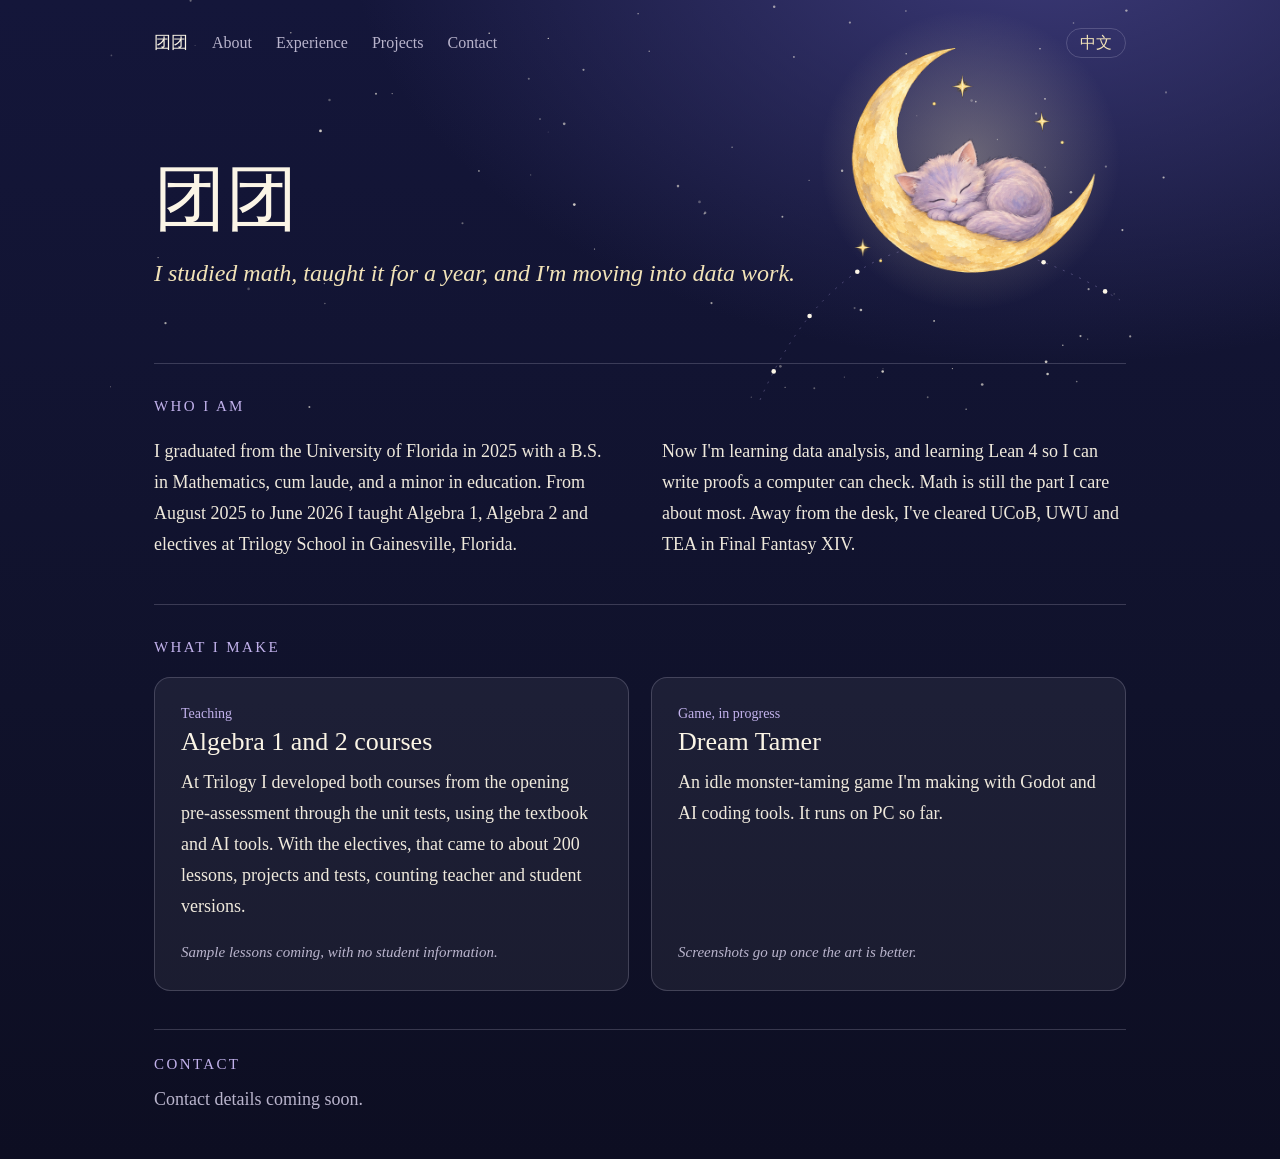
<file: index.html>
<!doctype html>
<html lang="en" data-page="index">
<head>
<meta charset="utf-8">
<meta name="viewport" content="width=device-width, initial-scale=1">
<meta name="robots" content="noindex">
<title>团团</title>
<link rel="stylesheet" href="assets/base.css">
<link rel="stylesheet" href="assets/theme.css">
</head>
<body>
<img class="sky" src="assets/sky_home.svg" alt="" aria-hidden="true"><img class="mooncat" src="assets/moon_cat.png" alt="" aria-hidden="true"><div class="page">
<nav><a class="home" href="index.html">团团</a><a href="about.html">About</a><a href="experience.html">Experience</a><a href="projects.html">Projects</a><a href="#contact">Contact</a><span class="sp"></span><a class="lang" href="zh/index.html" hreflang="zh-Hans">中文</a></nav>
<main>
<header class="hero"><h1>团团</h1><p class="tag">I studied math, taught it for a year, and I'm moving into data work.</p></header><section class="who"><h2>Who I am</h2><div class="cols"><p>I graduated from the University of Florida in 2025 with a B.S. in Mathematics, cum laude, and a minor in education. From August 2025 to June 2026 I taught Algebra 1, Algebra 2 and electives at Trilogy School in Gainesville, Florida.</p><p>Now I'm learning data analysis, and learning Lean 4 so I can write proofs a computer can check. Math is still the part I care about most. Away from the desk, I've cleared UCoB, UWU and TEA in Final Fantasy XIV.</p></div></section><section class="make"><h2>What I make</h2><div class="cards"><a class="card" href="projects.html#teaching"><span class="kind">Teaching</span><h3>Algebra 1 and 2 courses</h3><p>At Trilogy I developed both courses from the opening pre-assessment through the unit tests, using the textbook and AI tools. With the electives, that came to about 200 lessons, projects and tests, counting teacher and student versions.</p><p class="foot">Sample lessons coming, with no student information.</p></a><a class="card" href="projects.html#games"><span class="kind">Game, in progress</span><h3>Dream Tamer</h3><p>An idle monster-taming game I'm making with Godot and AI coding tools. It runs on PC so far.</p><p class="foot">Screenshots go up once the art is better.</p></a></div></section>
</main>
<footer id="contact"><h2>Contact</h2><p>Contact details coming soon.</p></footer>
</div>
</body>
</html>
</file>
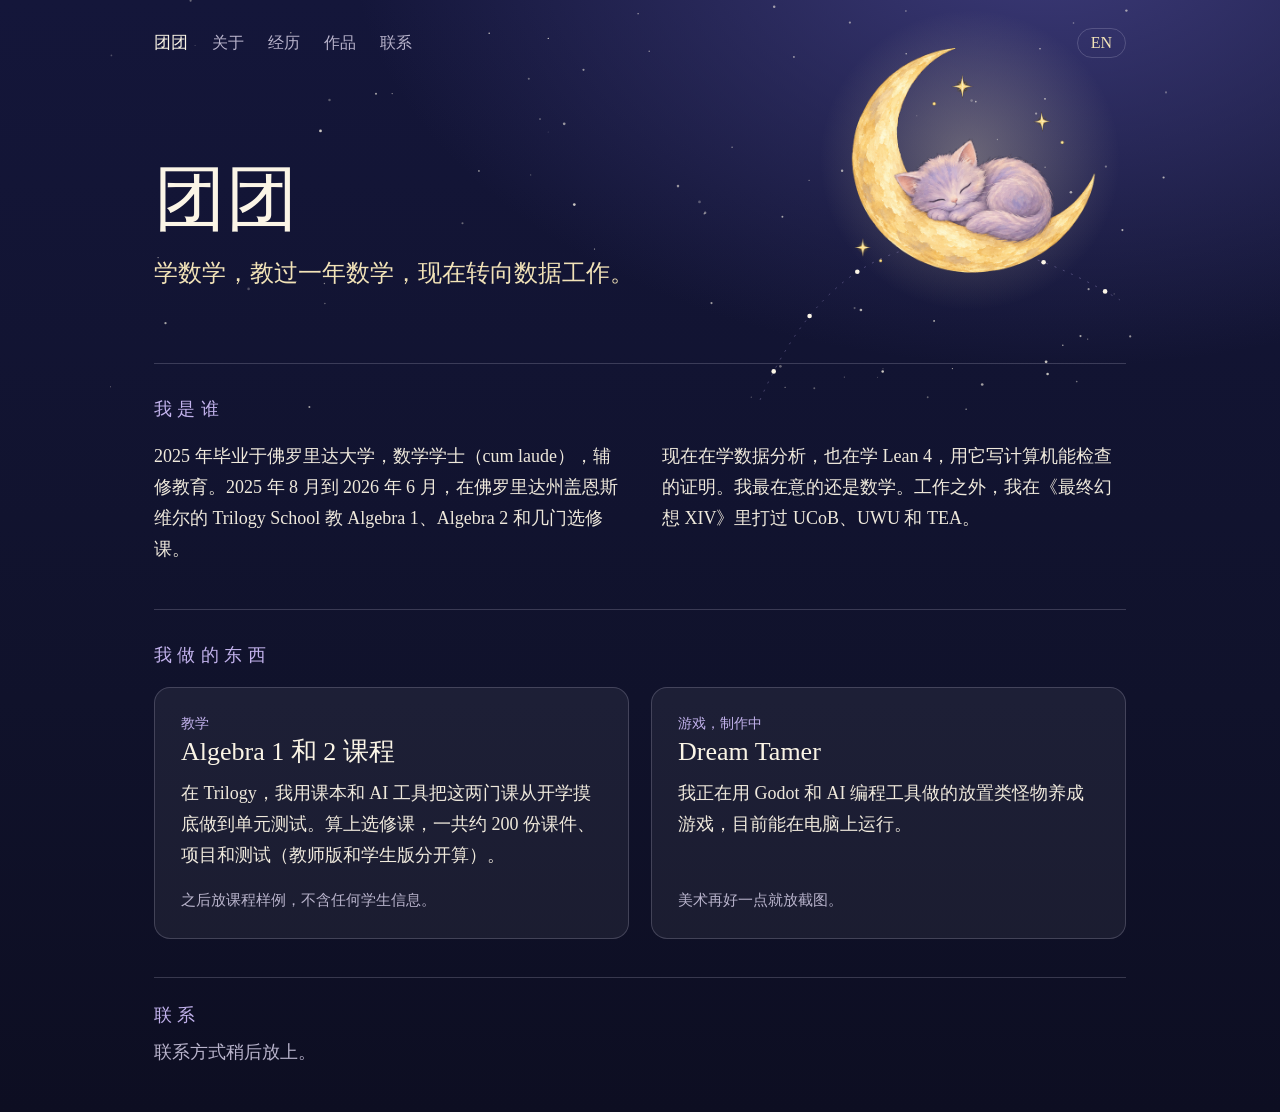
<file: zh/index.html>
<!doctype html>
<html lang="zh-Hans" data-page="index">
<head>
<meta charset="utf-8">
<meta name="viewport" content="width=device-width, initial-scale=1">
<meta name="robots" content="noindex">
<title>团团</title>
<link rel="stylesheet" href="../assets/base.css">
<link rel="stylesheet" href="../assets/theme.css">
</head>
<body>
<img class="sky" src="../assets/sky_home.svg" alt="" aria-hidden="true"><img class="mooncat" src="../assets/moon_cat.png" alt="" aria-hidden="true"><div class="page">
<nav><a class="home" href="index.html">团团</a><a href="about.html">关于</a><a href="experience.html">经历</a><a href="projects.html">作品</a><a href="#contact">联系</a><span class="sp"></span><a class="lang" href="../index.html" hreflang="en">EN</a></nav>
<main>
<header class="hero"><h1>团团</h1><p class="tag">学数学，教过一年数学，现在转向数据工作。</p></header><section class="who"><h2>我是谁</h2><div class="cols"><p>2025 年毕业于佛罗里达大学，数学学士（cum laude），辅修教育。2025 年 8 月到 2026 年 6 月，在佛罗里达州盖恩斯维尔的 Trilogy School 教 Algebra 1、Algebra 2 和几门选修课。</p><p>现在在学数据分析，也在学 Lean 4，用它写计算机能检查的证明。我最在意的还是数学。工作之外，我在《最终幻想 XIV》里打过 UCoB、UWU 和 TEA。</p></div></section><section class="make"><h2>我做的东西</h2><div class="cards"><a class="card" href="projects.html#teaching"><span class="kind">教学</span><h3>Algebra 1 和 2 课程</h3><p>在 Trilogy，我用课本和 AI 工具把这两门课从开学摸底做到单元测试。算上选修课，一共约 200 份课件、项目和测试（教师版和学生版分开算）。</p><p class="foot">之后放课程样例，不含任何学生信息。</p></a><a class="card" href="projects.html#games"><span class="kind">游戏，制作中</span><h3>Dream Tamer</h3><p>我正在用 Godot 和 AI 编程工具做的放置类怪物养成游戏，目前能在电脑上运行。</p><p class="foot">美术再好一点就放截图。</p></a></div></section>
</main>
<footer id="contact"><h2>联系</h2><p>联系方式稍后放上。</p></footer>
</div>
</body>
</html>
</file>
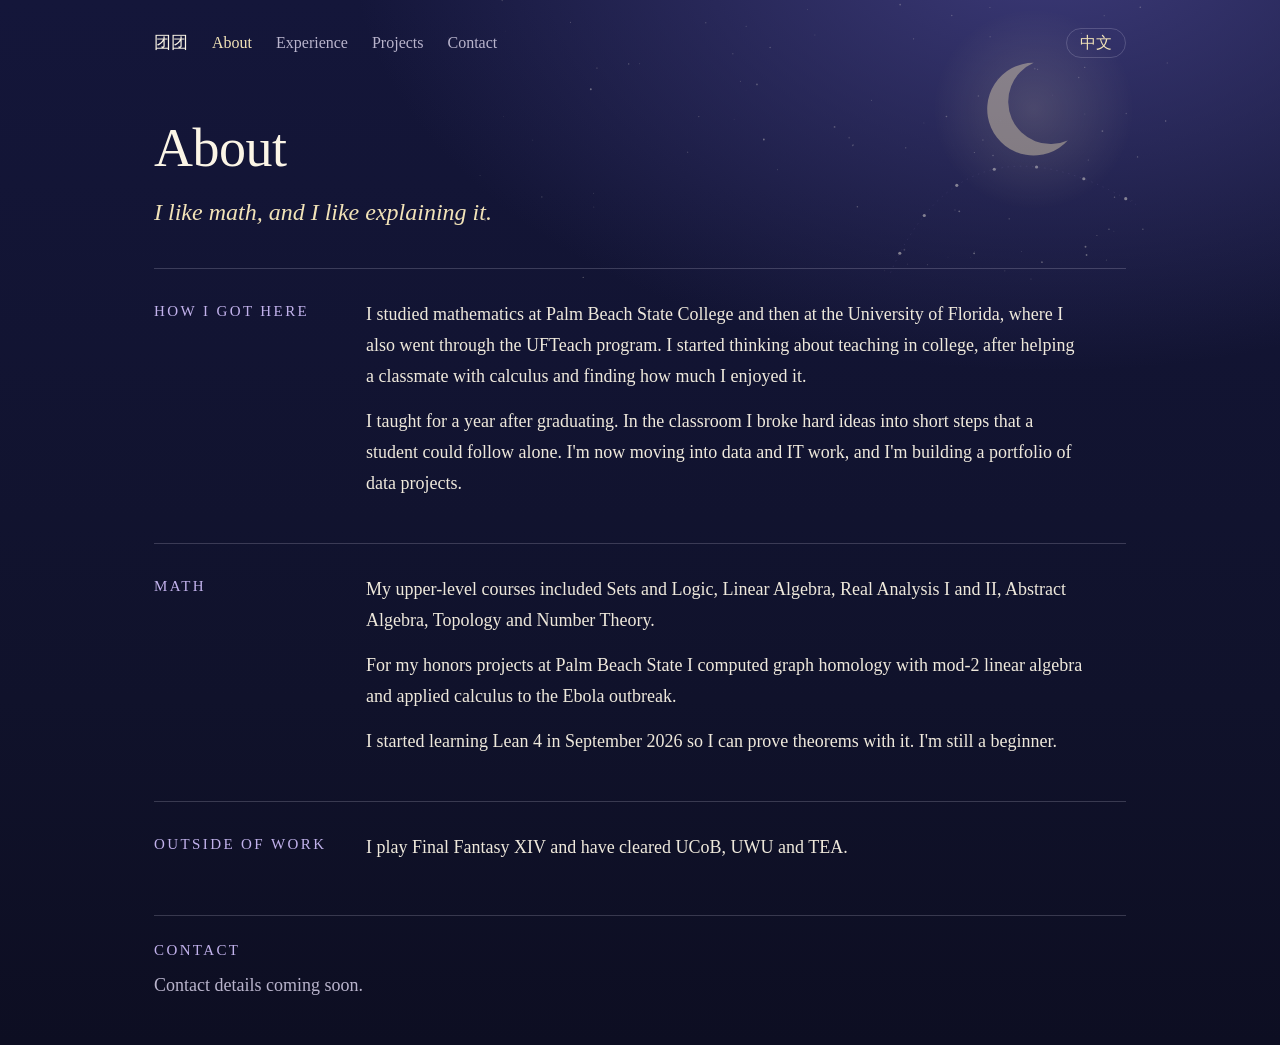
<file: about.html>
<!doctype html>
<html lang="en" data-page="about">
<head>
<meta charset="utf-8">
<meta name="viewport" content="width=device-width, initial-scale=1">
<meta name="robots" content="noindex">
<title>About · 团团</title>
<link rel="stylesheet" href="assets/base.css">
<link rel="stylesheet" href="assets/theme.css">
</head>
<body>
<img class="sky" src="assets/sky.svg" alt="" aria-hidden="true"><div class="page">
<nav><a class="home" href="index.html">团团</a><a href="about.html" aria-current=page>About</a><a href="experience.html">Experience</a><a href="projects.html">Projects</a><a href="#contact">Contact</a><span class="sp"></span><a class="lang" href="zh/about.html" hreflang="zh-Hans">中文</a></nav>
<main>
<header class="sub"><h1>About</h1><p class="tag">I like math, and I like explaining it.</p></header><section class="prose"><h2>How I got here</h2><div><p>I studied mathematics at Palm Beach State College and then at the University of Florida, where I also went through the UFTeach program. I started thinking about teaching in college, after helping a classmate with calculus and finding how much I enjoyed it.</p><p>I taught for a year after graduating. In the classroom I broke hard ideas into short steps that a student could follow alone. I'm now moving into data and IT work, and I'm building a portfolio of data projects.</p></div></section><section class="prose"><h2>Math</h2><div><p>My upper-level courses included Sets and Logic, Linear Algebra, Real Analysis I and II, Abstract Algebra, Topology and Number Theory.</p><p>For my honors projects at Palm Beach State I computed graph homology with mod-2 linear algebra and applied calculus to the Ebola outbreak.</p><p>I started learning Lean 4 in September 2026 so I can prove theorems with it. I'm still a beginner.</p></div></section><section class="prose"><h2>Outside of work</h2><div><p>I play Final Fantasy XIV and have cleared UCoB, UWU and TEA.</p></div></section>
</main>
<footer id="contact"><h2>Contact</h2><p>Contact details coming soon.</p></footer>
</div>
</body>
</html>
</file>
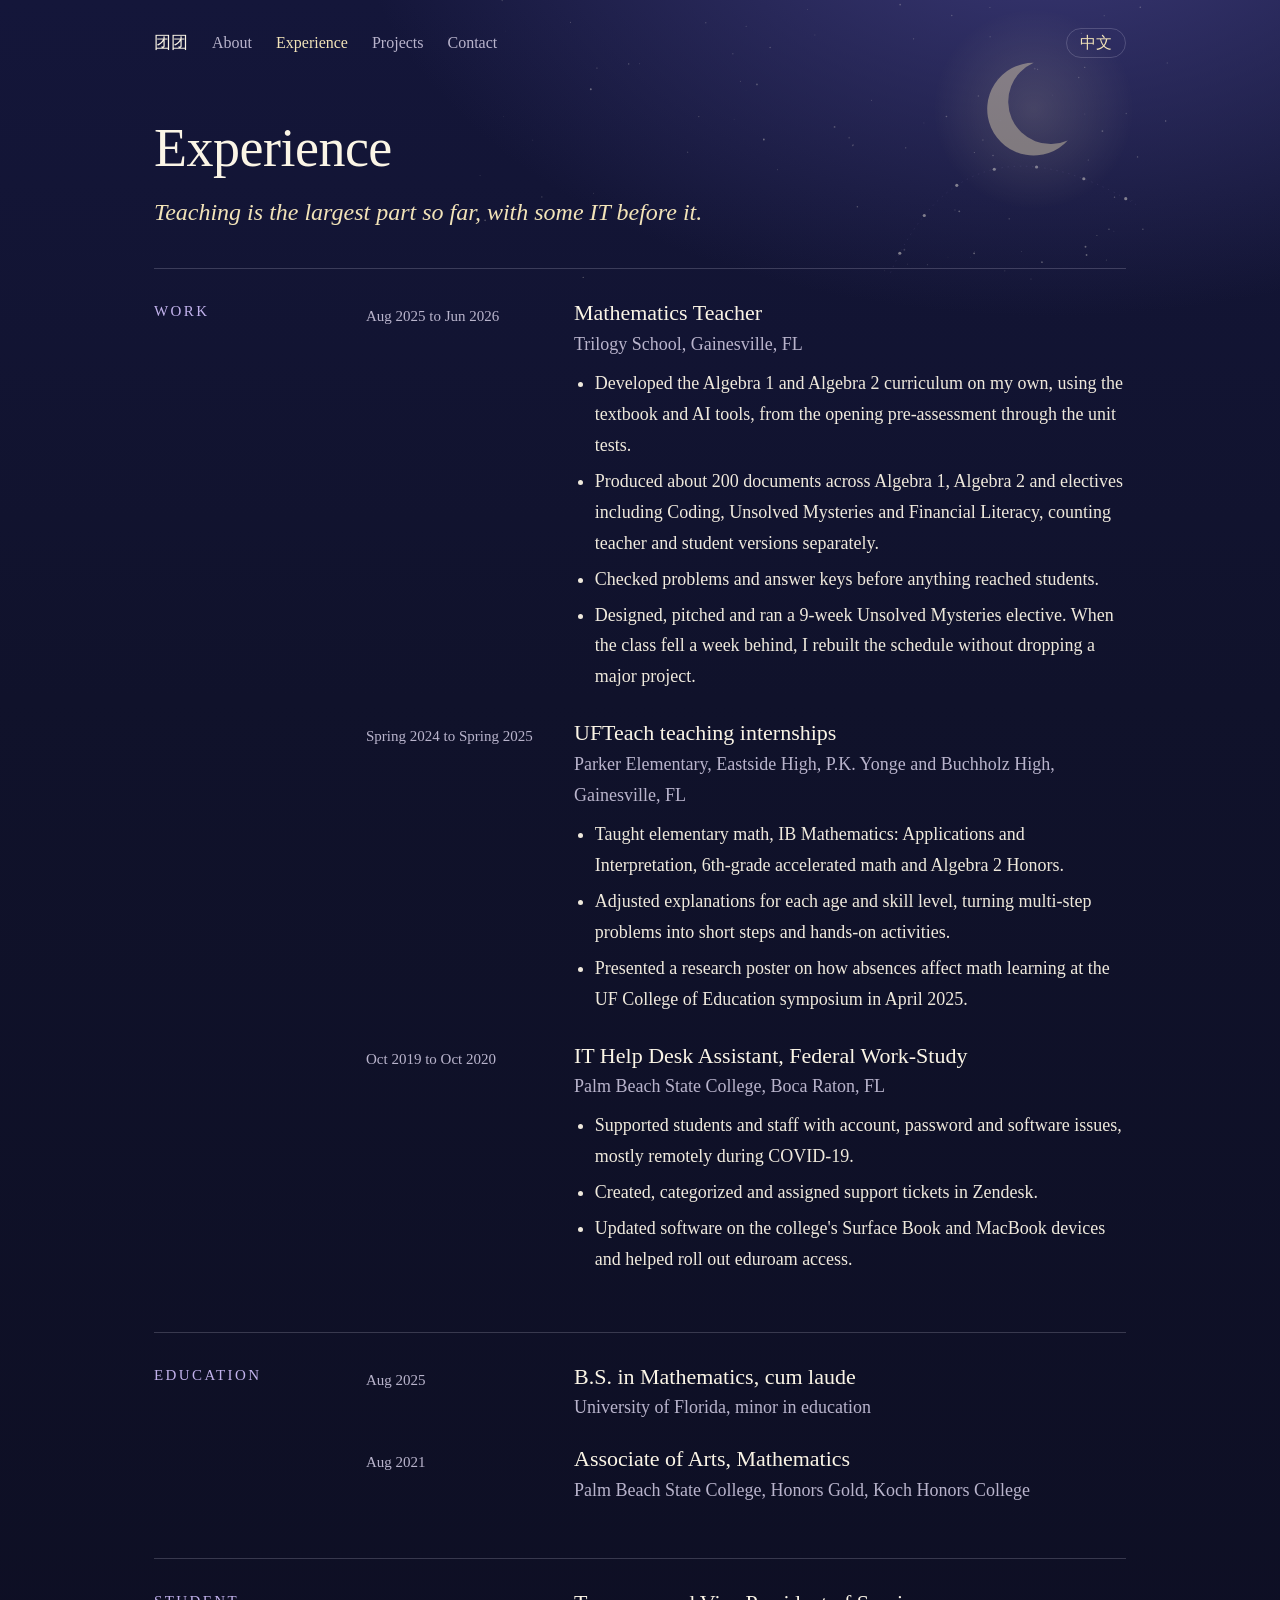
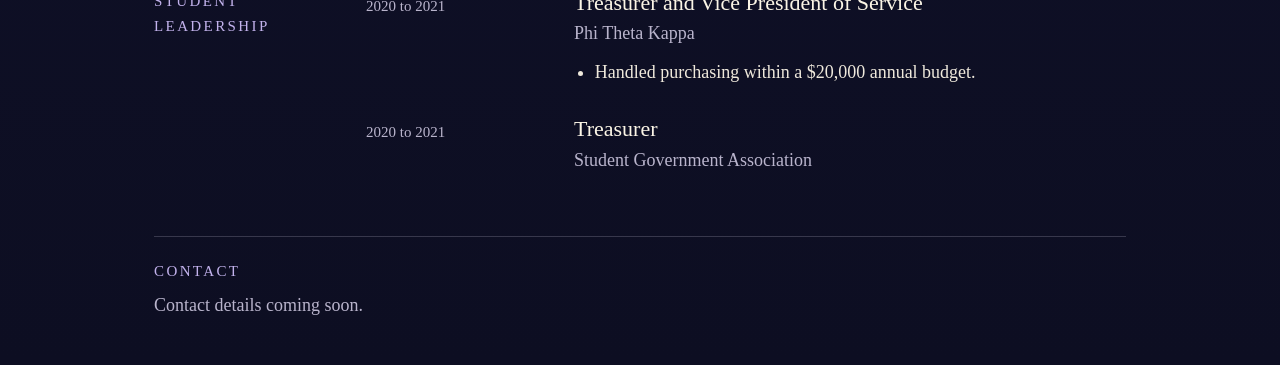
<file: experience.html>
<!doctype html>
<html lang="en" data-page="experience">
<head>
<meta charset="utf-8">
<meta name="viewport" content="width=device-width, initial-scale=1">
<meta name="robots" content="noindex">
<title>Experience · 团团</title>
<link rel="stylesheet" href="assets/base.css">
<link rel="stylesheet" href="assets/theme.css">
</head>
<body>
<img class="sky" src="assets/sky.svg" alt="" aria-hidden="true"><div class="page">
<nav><a class="home" href="index.html">团团</a><a href="about.html">About</a><a href="experience.html" aria-current=page>Experience</a><a href="projects.html">Projects</a><a href="#contact">Contact</a><span class="sp"></span><a class="lang" href="zh/experience.html" hreflang="zh-Hans">中文</a></nav>
<main>
<header class="sub"><h1>Experience</h1><p class="tag">Teaching is the largest part so far, with some IT before it.</p></header><section class="timeline"><h2>Work</h2><div><article class="entry"><div class="when">Aug 2025 to Jun 2026</div><div><h3>Mathematics Teacher</h3><p class="org">Trilogy School, Gainesville, FL</p><ul><li>Developed the Algebra 1 and Algebra 2 curriculum on my own, using the textbook and AI tools, from the opening pre-assessment through the unit tests.</li><li>Produced about 200 documents across Algebra 1, Algebra 2 and electives including Coding, Unsolved Mysteries and Financial Literacy, counting teacher and student versions separately.</li><li>Checked problems and answer keys before anything reached students.</li><li>Designed, pitched and ran a 9-week Unsolved Mysteries elective. When the class fell a week behind, I rebuilt the schedule without dropping a major project.</li></ul></div></article><article class="entry"><div class="when">Spring 2024 to Spring 2025</div><div><h3>UFTeach teaching internships</h3><p class="org">Parker Elementary, Eastside High, P.K. Yonge and Buchholz High, Gainesville, FL</p><ul><li>Taught elementary math, IB Mathematics: Applications and Interpretation, 6th-grade accelerated math and Algebra 2 Honors.</li><li>Adjusted explanations for each age and skill level, turning multi-step problems into short steps and hands-on activities.</li><li>Presented a research poster on how absences affect math learning at the UF College of Education symposium in April 2025.</li></ul></div></article><article class="entry"><div class="when">Oct 2019 to Oct 2020</div><div><h3>IT Help Desk Assistant, Federal Work-Study</h3><p class="org">Palm Beach State College, Boca Raton, FL</p><ul><li>Supported students and staff with account, password and software issues, mostly remotely during COVID-19.</li><li>Created, categorized and assigned support tickets in Zendesk.</li><li>Updated software on the college's Surface Book and MacBook devices and helped roll out eduroam access.</li></ul></div></article></div></section><section class="timeline"><h2>Education</h2><div><article class="entry"><div class="when">Aug 2025</div><div><h3>B.S. in Mathematics, cum laude</h3><p class="org">University of Florida, minor in education</p></div></article><article class="entry"><div class="when">Aug 2021</div><div><h3>Associate of Arts, Mathematics</h3><p class="org">Palm Beach State College, Honors Gold, Koch Honors College</p></div></article></div></section><section class="timeline"><h2>Student leadership</h2><div><article class="entry"><div class="when">2020 to 2021</div><div><h3>Treasurer and Vice President of Service</h3><p class="org">Phi Theta Kappa</p><ul><li>Handled purchasing within a $20,000 annual budget.</li></ul></div></article><article class="entry"><div class="when">2020 to 2021</div><div><h3>Treasurer</h3><p class="org">Student Government Association</p></div></article></div></section>
</main>
<footer id="contact"><h2>Contact</h2><p>Contact details coming soon.</p></footer>
</div>
</body>
</html>
</file>
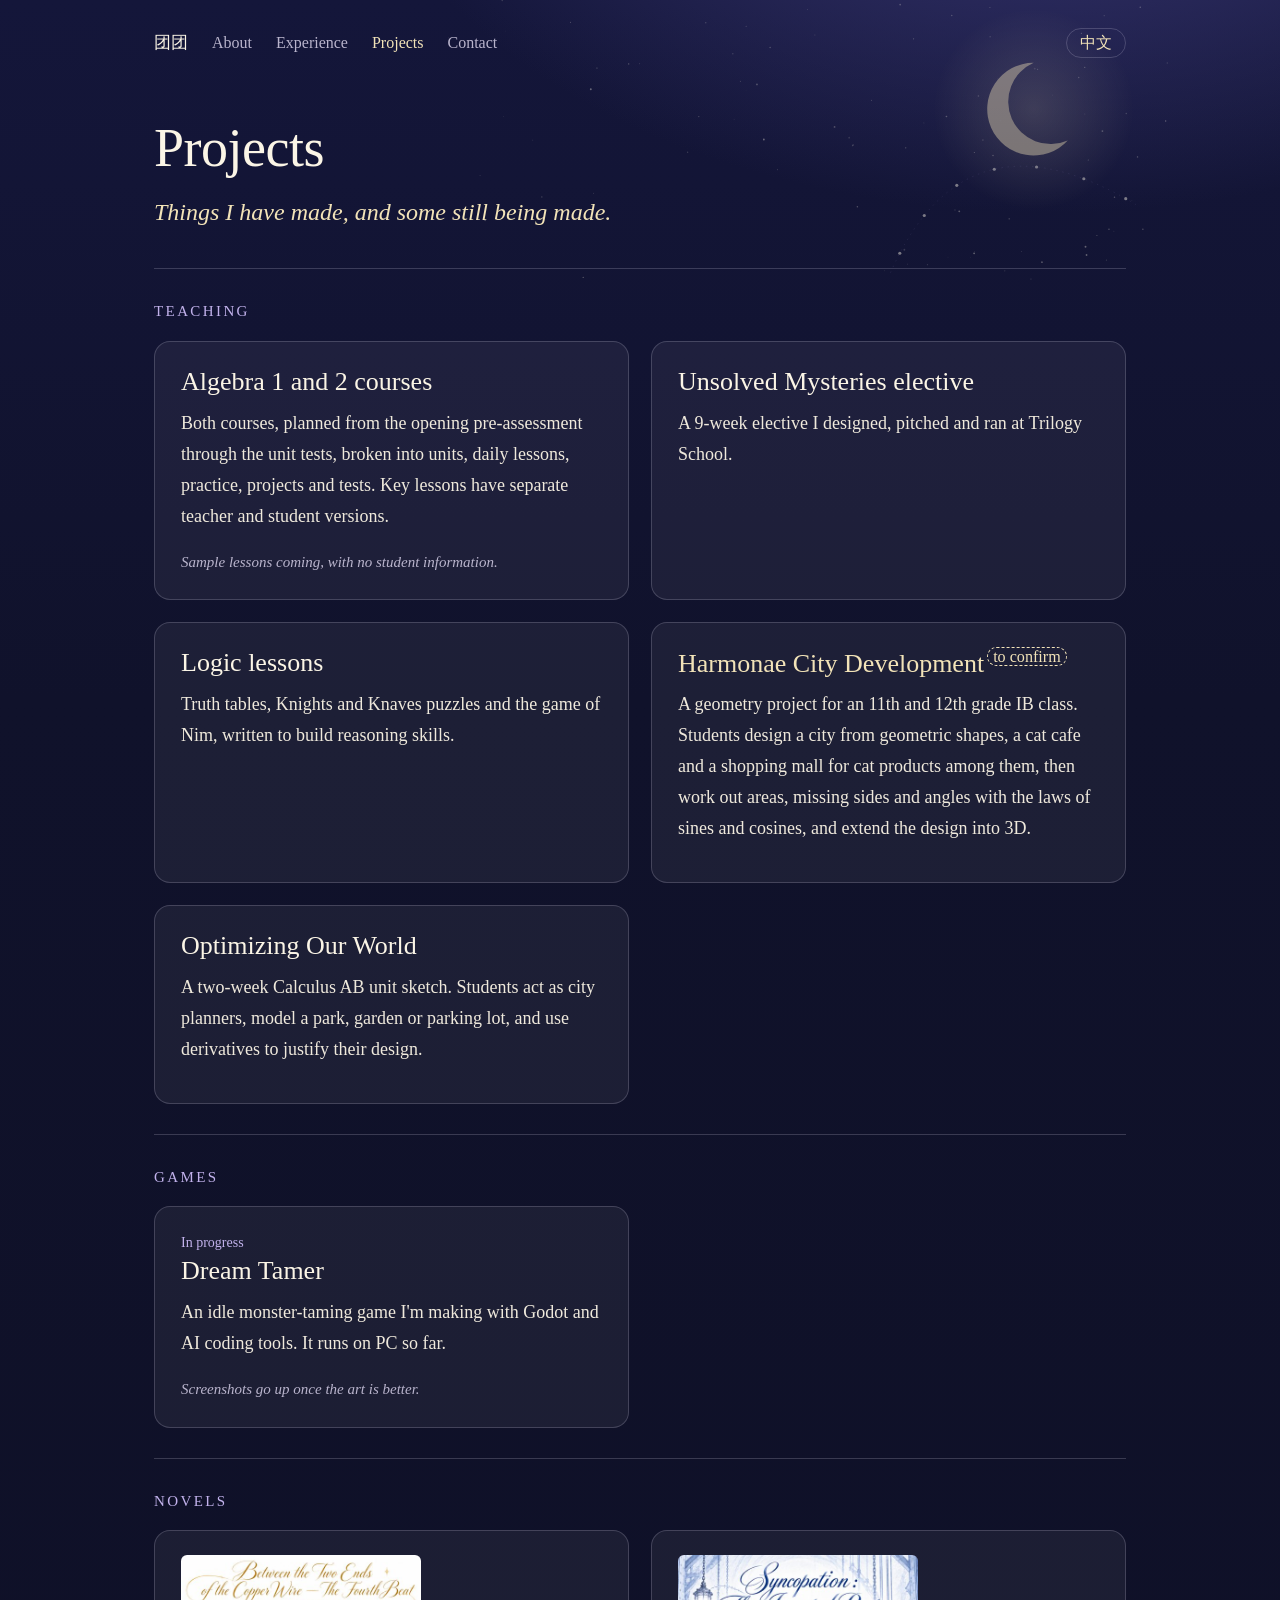
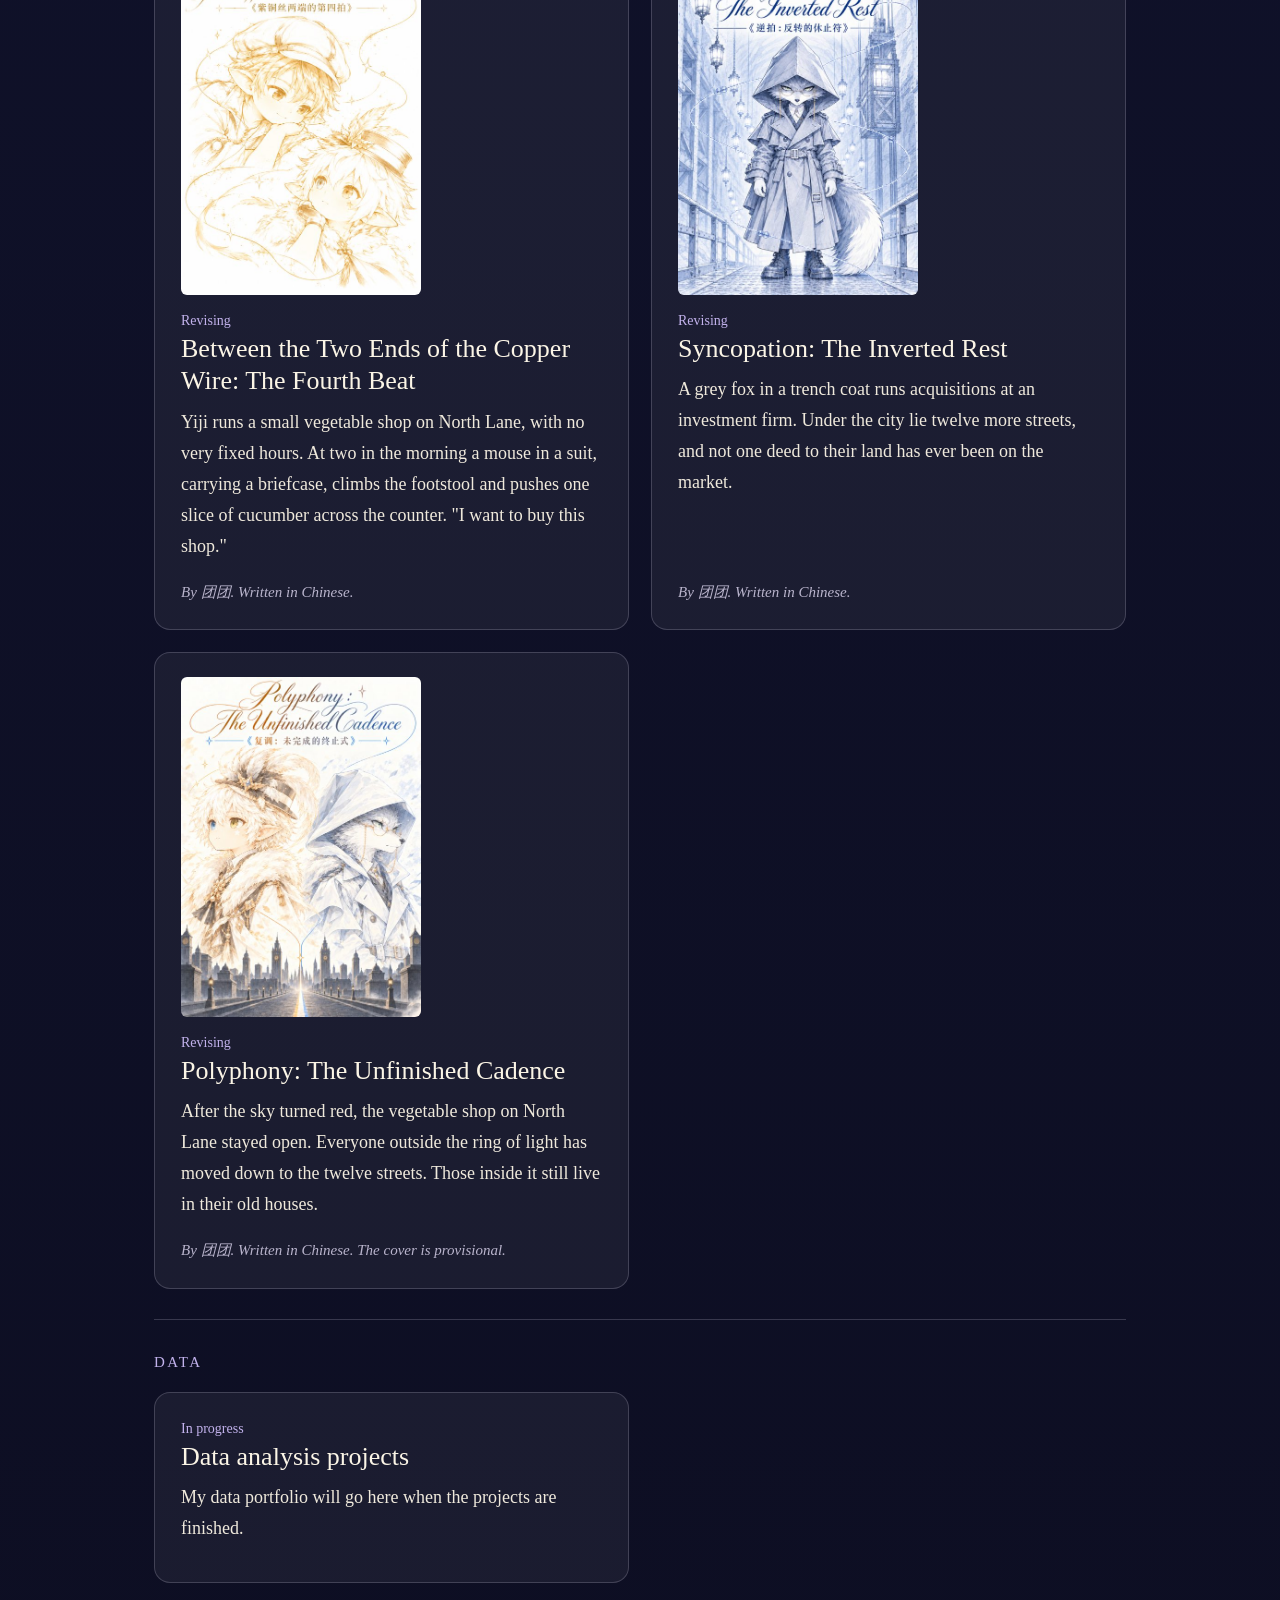
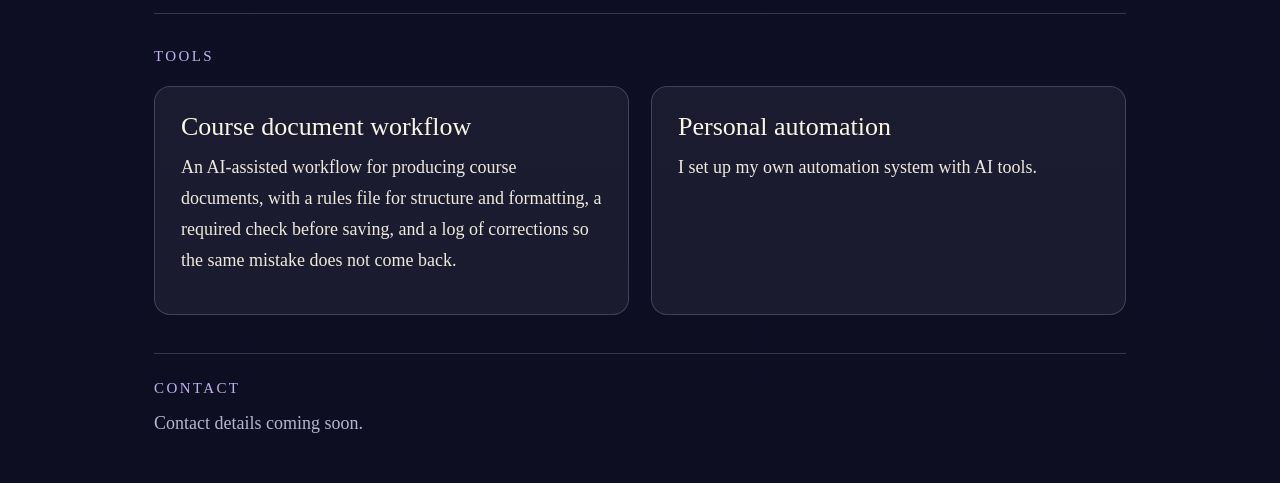
<file: projects.html>
<!doctype html>
<html lang="en" data-page="projects">
<head>
<meta charset="utf-8">
<meta name="viewport" content="width=device-width, initial-scale=1">
<meta name="robots" content="noindex">
<title>Projects · 团团</title>
<link rel="stylesheet" href="assets/base.css">
<link rel="stylesheet" href="assets/theme.css">
</head>
<body>
<img class="sky" src="assets/sky.svg" alt="" aria-hidden="true"><div class="page">
<nav><a class="home" href="index.html">团团</a><a href="about.html">About</a><a href="experience.html">Experience</a><a href="projects.html" aria-current=page>Projects</a><a href="#contact">Contact</a><span class="sp"></span><a class="lang" href="zh/projects.html" hreflang="zh-Hans">中文</a></nav>
<main>
<header class="sub"><h1>Projects</h1><p class="tag">Things I have made, and some still being made.</p></header><section class="make" id="teaching"><h2>Teaching</h2><div class="cards"><div class="card"><h3>Algebra 1 and 2 courses</h3><p>Both courses, planned from the opening pre-assessment through the unit tests, broken into units, daily lessons, practice, projects and tests. Key lessons have separate teacher and student versions.</p><p class="foot">Sample lessons coming, with no student information.</p></div><div class="card"><h3>Unsolved Mysteries elective</h3><p>A 9-week elective I designed, pitched and ran at Trilogy School.</p></div><div class="card"><h3>Logic lessons</h3><p>Truth tables, Knights and Knaves puzzles and the game of Nim, written to build reasoning skills.</p></div><div class="card"><h3><span class="tbc">Harmonae City Development<sup>to confirm</sup></span></h3><p>A geometry project for an 11th and 12th grade IB class. Students design a city from geometric shapes, a cat cafe and a shopping mall for cat products among them, then work out areas, missing sides and angles with the laws of sines and cosines, and extend the design into 3D.</p></div><div class="card"><h3>Optimizing Our World</h3><p>A two-week Calculus AB unit sketch. Students act as city planners, model a park, garden or parking lot, and use derivatives to justify their design.</p></div></div></section><section class="make" id="games"><h2>Games</h2><div class="cards"><div class="card"><span class="kind">In progress</span><h3>Dream Tamer</h3><p>An idle monster-taming game I'm making with Godot and AI coding tools. It runs on PC so far.</p><p class="foot">Screenshots go up once the art is better.</p></div></div></section><section class="make" id="novels"><h2>Novels</h2><div class="cards"><div class="card"><img class="cover" src="assets/cover_copper_wire.jpg" alt=""><span class="kind">Revising</span><h3>Between the Two Ends of the Copper Wire: The Fourth Beat</h3><p>Yiji runs a small vegetable shop on North Lane, with no very fixed hours. At two in the morning a mouse in a suit, carrying a briefcase, climbs the footstool and pushes one slice of cucumber across the counter. "I want to buy this shop."</p><p class="foot">By 团团. Written in Chinese.</p></div><div class="card"><img class="cover" src="assets/cover_syncopation.jpg" alt=""><span class="kind">Revising</span><h3>Syncopation: The Inverted Rest</h3><p>A grey fox in a trench coat runs acquisitions at an investment firm. Under the city lie twelve more streets, and not one deed to their land has ever been on the market.</p><p class="foot">By 团团. Written in Chinese.</p></div><div class="card"><img class="cover" src="assets/cover_polyphony.jpg" alt=""><span class="kind">Revising</span><h3>Polyphony: The Unfinished Cadence</h3><p>After the sky turned red, the vegetable shop on North Lane stayed open. Everyone outside the ring of light has moved down to the twelve streets. Those inside it still live in their old houses.</p><p class="foot">By 团团. Written in Chinese. The cover is provisional.</p></div></div></section><section class="make" id="data"><h2>Data</h2><div class="cards"><div class="card"><span class="kind">In progress</span><h3>Data analysis projects</h3><p>My data portfolio will go here when the projects are finished.</p></div></div></section><section class="make" id="tools"><h2>Tools</h2><div class="cards"><div class="card"><h3>Course document workflow</h3><p>An AI-assisted workflow for producing course documents, with a rules file for structure and formatting, a required check before saving, and a log of corrections so the same mistake does not come back.</p></div><div class="card"><h3>Personal automation</h3><p>I set up my own automation system with AI tools.</p></div></div></section>
</main>
<footer id="contact"><h2>Contact</h2><p>Contact details coming soon.</p></footer>
</div>
</body>
</html>
</file>
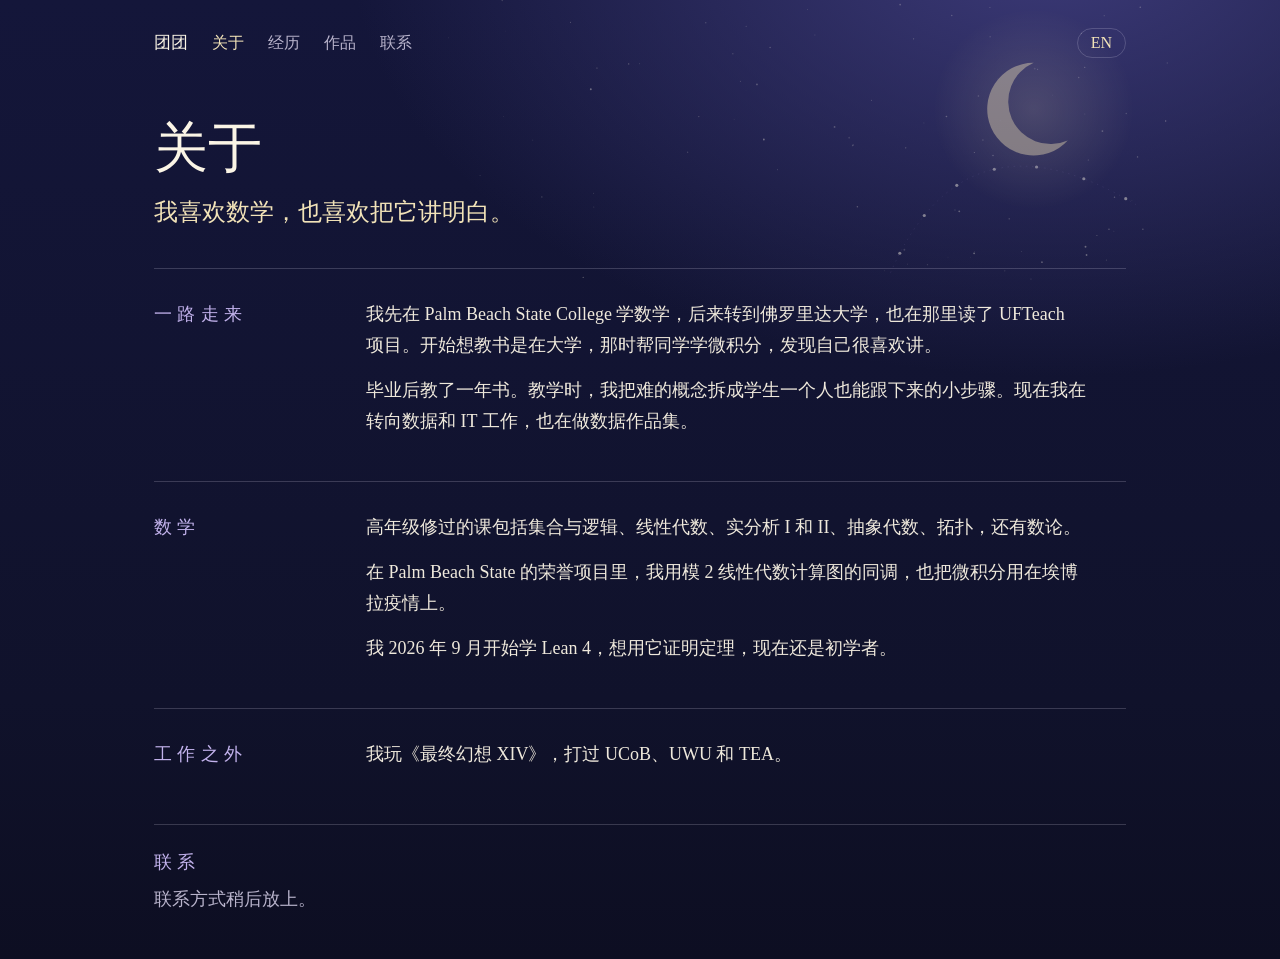
<file: zh/about.html>
<!doctype html>
<html lang="zh-Hans" data-page="about">
<head>
<meta charset="utf-8">
<meta name="viewport" content="width=device-width, initial-scale=1">
<meta name="robots" content="noindex">
<title>关于 · 团团</title>
<link rel="stylesheet" href="../assets/base.css">
<link rel="stylesheet" href="../assets/theme.css">
</head>
<body>
<img class="sky" src="../assets/sky.svg" alt="" aria-hidden="true"><div class="page">
<nav><a class="home" href="index.html">团团</a><a href="about.html" aria-current=page>关于</a><a href="experience.html">经历</a><a href="projects.html">作品</a><a href="#contact">联系</a><span class="sp"></span><a class="lang" href="../about.html" hreflang="en">EN</a></nav>
<main>
<header class="sub"><h1>关于</h1><p class="tag">我喜欢数学，也喜欢把它讲明白。</p></header><section class="prose"><h2>一路走来</h2><div><p>我先在 Palm Beach State College 学数学，后来转到佛罗里达大学，也在那里读了 UFTeach 项目。开始想教书是在大学，那时帮同学学微积分，发现自己很喜欢讲。</p><p>毕业后教了一年书。教学时，我把难的概念拆成学生一个人也能跟下来的小步骤。现在我在转向数据和 IT 工作，也在做数据作品集。</p></div></section><section class="prose"><h2>数学</h2><div><p>高年级修过的课包括集合与逻辑、线性代数、实分析 I 和 II、抽象代数、拓扑，还有数论。</p><p>在 Palm Beach State 的荣誉项目里，我用模 2 线性代数计算图的同调，也把微积分用在埃博拉疫情上。</p><p>我 2026 年 9 月开始学 Lean 4，想用它证明定理，现在还是初学者。</p></div></section><section class="prose"><h2>工作之外</h2><div><p>我玩《最终幻想 XIV》，打过 UCoB、UWU 和 TEA。</p></div></section>
</main>
<footer id="contact"><h2>联系</h2><p>联系方式稍后放上。</p></footer>
</div>
</body>
</html>
</file>
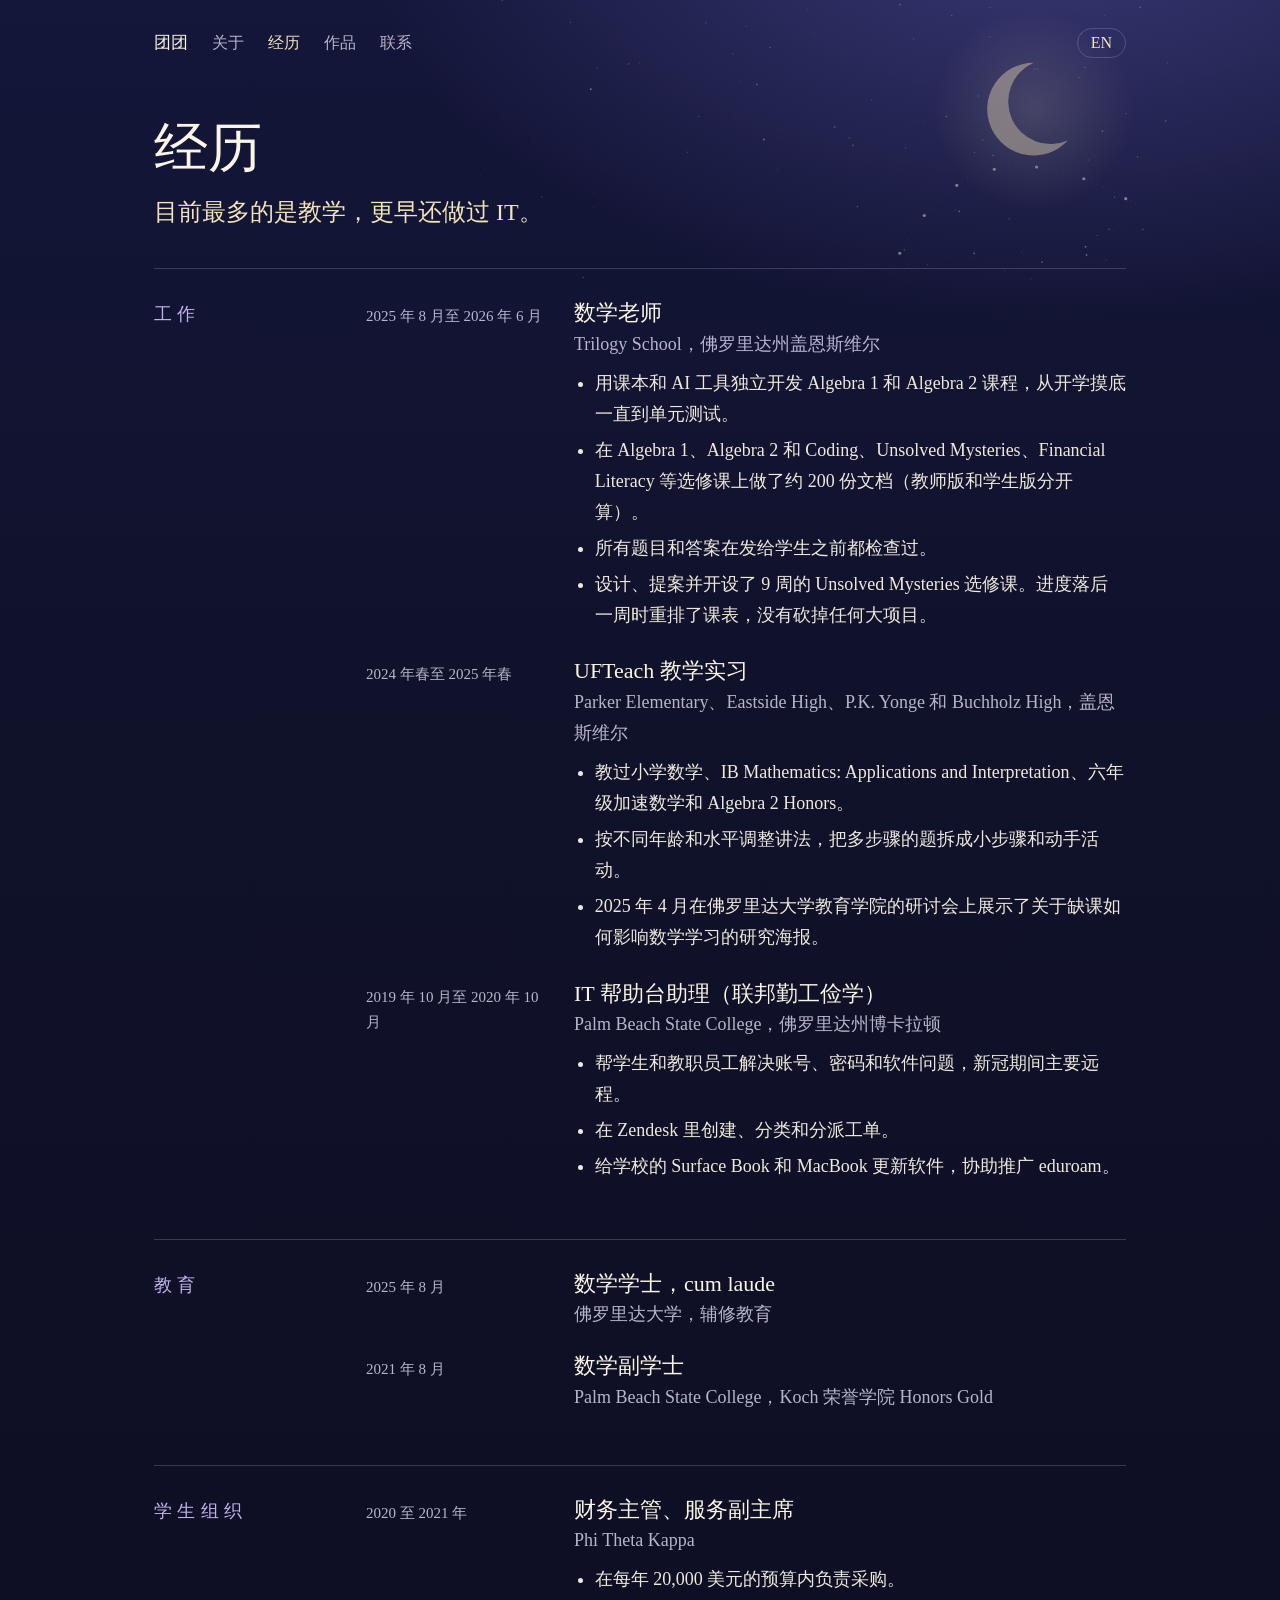
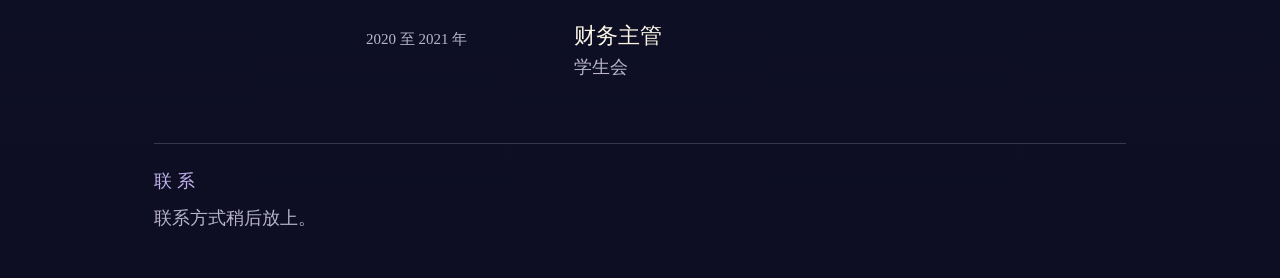
<file: zh/experience.html>
<!doctype html>
<html lang="zh-Hans" data-page="experience">
<head>
<meta charset="utf-8">
<meta name="viewport" content="width=device-width, initial-scale=1">
<meta name="robots" content="noindex">
<title>经历 · 团团</title>
<link rel="stylesheet" href="../assets/base.css">
<link rel="stylesheet" href="../assets/theme.css">
</head>
<body>
<img class="sky" src="../assets/sky.svg" alt="" aria-hidden="true"><div class="page">
<nav><a class="home" href="index.html">团团</a><a href="about.html">关于</a><a href="experience.html" aria-current=page>经历</a><a href="projects.html">作品</a><a href="#contact">联系</a><span class="sp"></span><a class="lang" href="../experience.html" hreflang="en">EN</a></nav>
<main>
<header class="sub"><h1>经历</h1><p class="tag">目前最多的是教学，更早还做过 IT。</p></header><section class="timeline"><h2>工作</h2><div><article class="entry"><div class="when">2025 年 8 月至 2026 年 6 月</div><div><h3>数学老师</h3><p class="org">Trilogy School，佛罗里达州盖恩斯维尔</p><ul><li>用课本和 AI 工具独立开发 Algebra 1 和 Algebra 2 课程，从开学摸底一直到单元测试。</li><li>在 Algebra 1、Algebra 2 和 Coding、Unsolved Mysteries、Financial Literacy 等选修课上做了约 200 份文档（教师版和学生版分开算）。</li><li>所有题目和答案在发给学生之前都检查过。</li><li>设计、提案并开设了 9 周的 Unsolved Mysteries 选修课。进度落后一周时重排了课表，没有砍掉任何大项目。</li></ul></div></article><article class="entry"><div class="when">2024 年春至 2025 年春</div><div><h3>UFTeach 教学实习</h3><p class="org">Parker Elementary、Eastside High、P.K. Yonge 和 Buchholz High，盖恩斯维尔</p><ul><li>教过小学数学、IB Mathematics: Applications and Interpretation、六年级加速数学和 Algebra 2 Honors。</li><li>按不同年龄和水平调整讲法，把多步骤的题拆成小步骤和动手活动。</li><li>2025 年 4 月在佛罗里达大学教育学院的研讨会上展示了关于缺课如何影响数学学习的研究海报。</li></ul></div></article><article class="entry"><div class="when">2019 年 10 月至 2020 年 10 月</div><div><h3>IT 帮助台助理（联邦勤工俭学）</h3><p class="org">Palm Beach State College，佛罗里达州博卡拉顿</p><ul><li>帮学生和教职员工解决账号、密码和软件问题，新冠期间主要远程。</li><li>在 Zendesk 里创建、分类和分派工单。</li><li>给学校的 Surface Book 和 MacBook 更新软件，协助推广 eduroam。</li></ul></div></article></div></section><section class="timeline"><h2>教育</h2><div><article class="entry"><div class="when">2025 年 8 月</div><div><h3>数学学士，cum laude</h3><p class="org">佛罗里达大学，辅修教育</p></div></article><article class="entry"><div class="when">2021 年 8 月</div><div><h3>数学副学士</h3><p class="org">Palm Beach State College，Koch 荣誉学院 Honors Gold</p></div></article></div></section><section class="timeline"><h2>学生组织</h2><div><article class="entry"><div class="when">2020 至 2021 年</div><div><h3>财务主管、服务副主席</h3><p class="org">Phi Theta Kappa</p><ul><li>在每年 20,000 美元的预算内负责采购。</li></ul></div></article><article class="entry"><div class="when">2020 至 2021 年</div><div><h3>财务主管</h3><p class="org">学生会</p></div></article></div></section>
</main>
<footer id="contact"><h2>联系</h2><p>联系方式稍后放上。</p></footer>
</div>
</body>
</html>
</file>
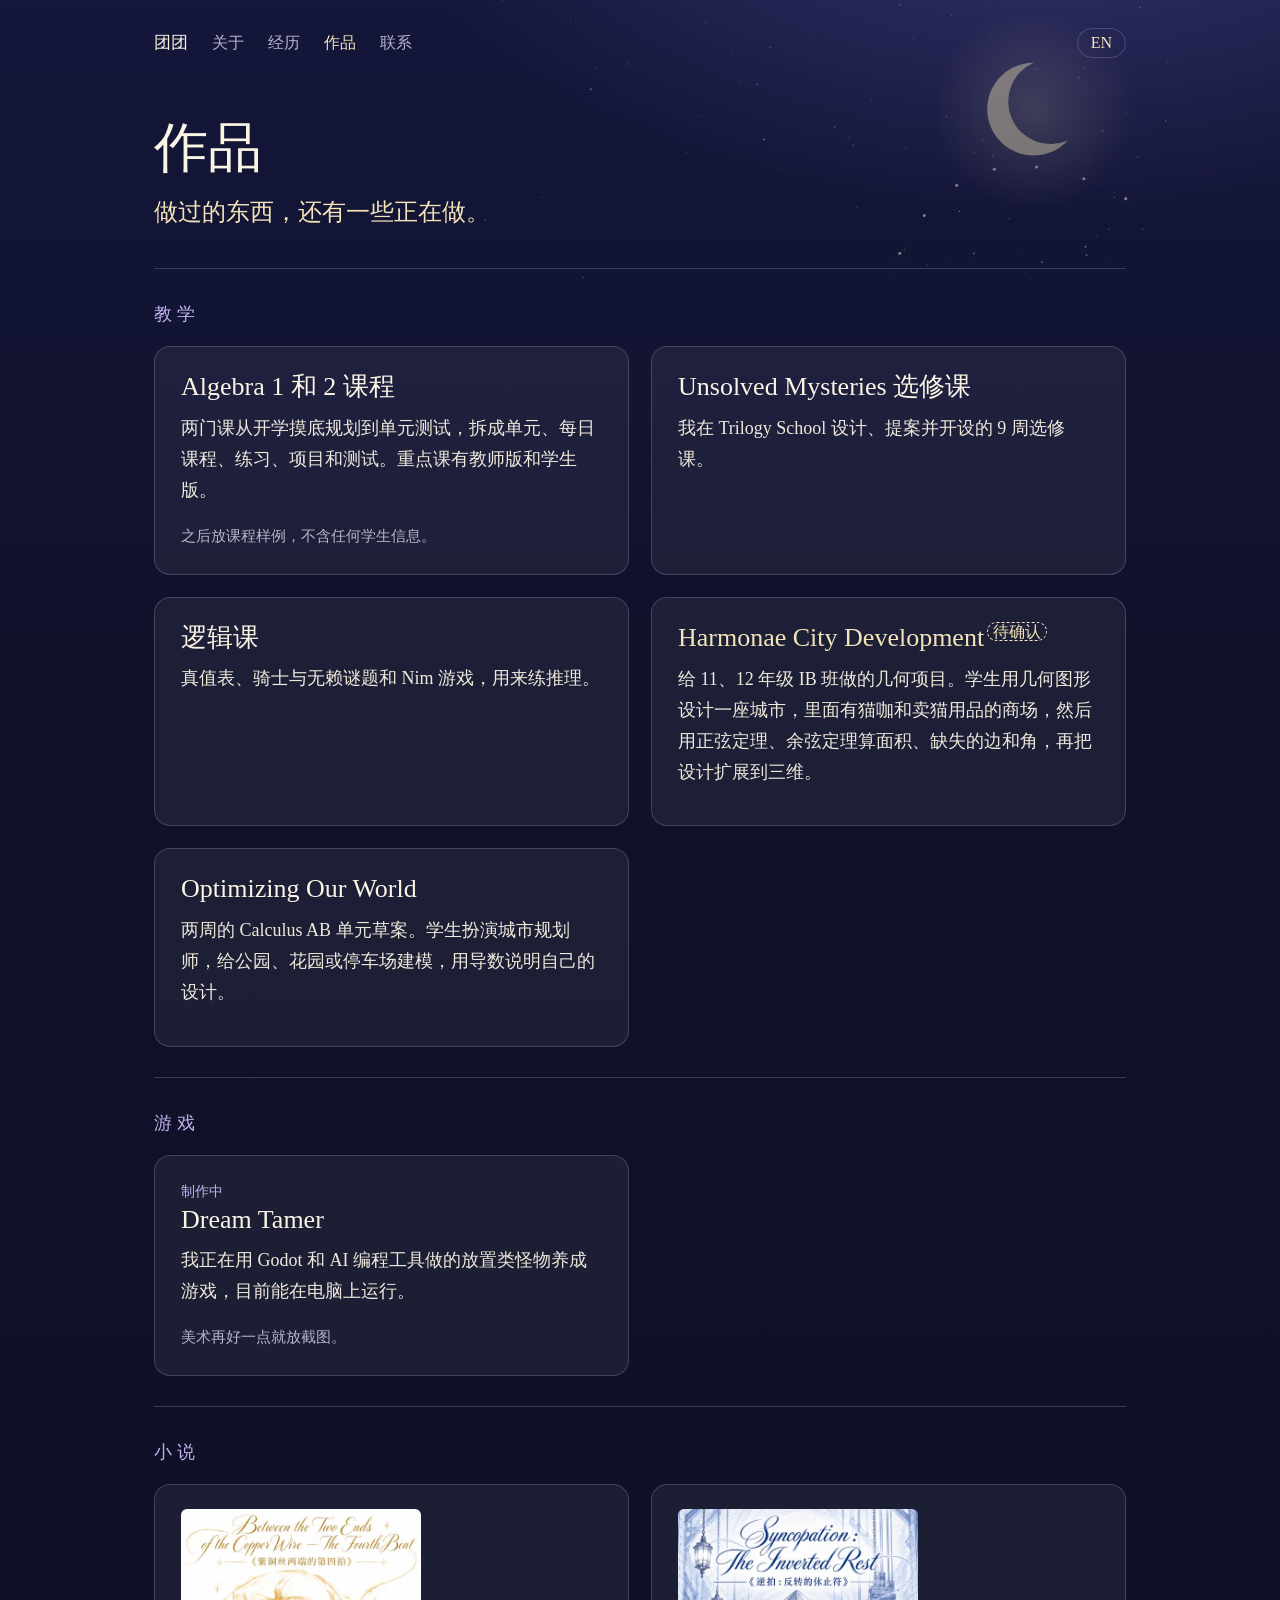
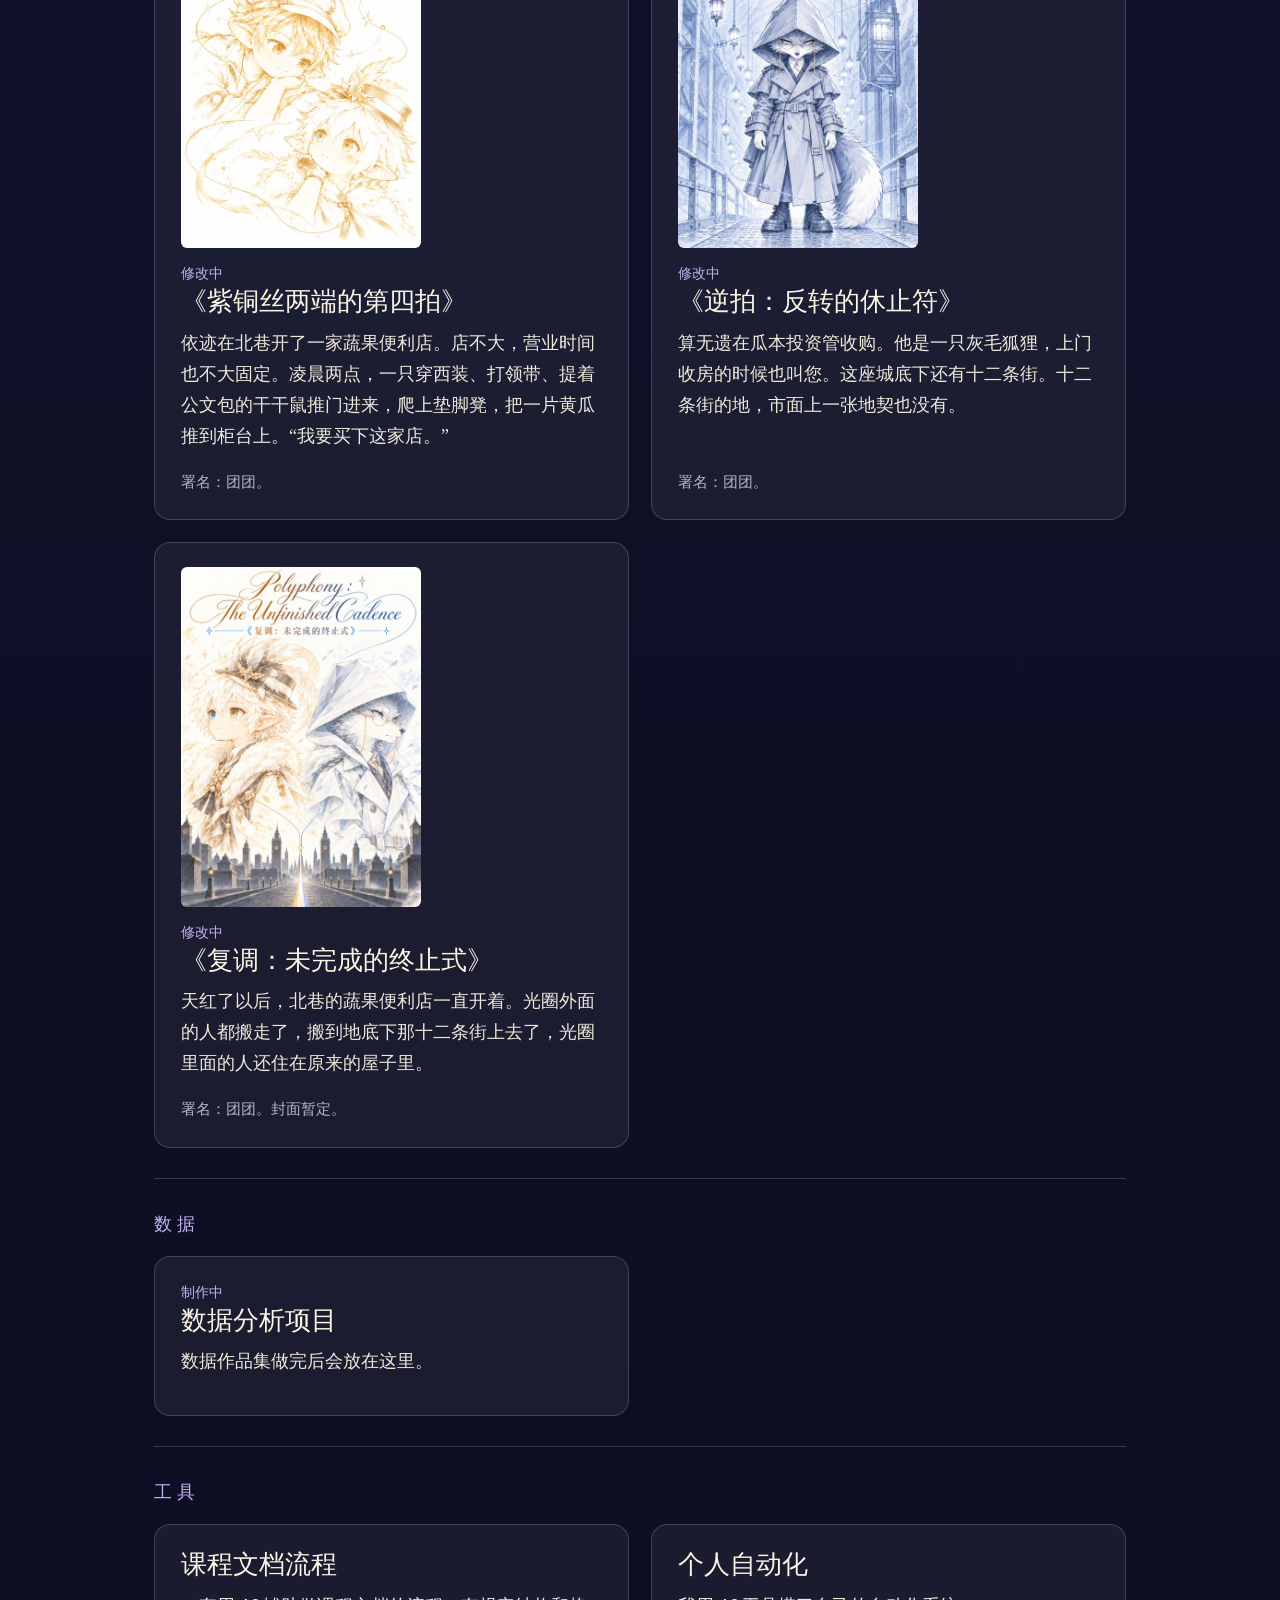
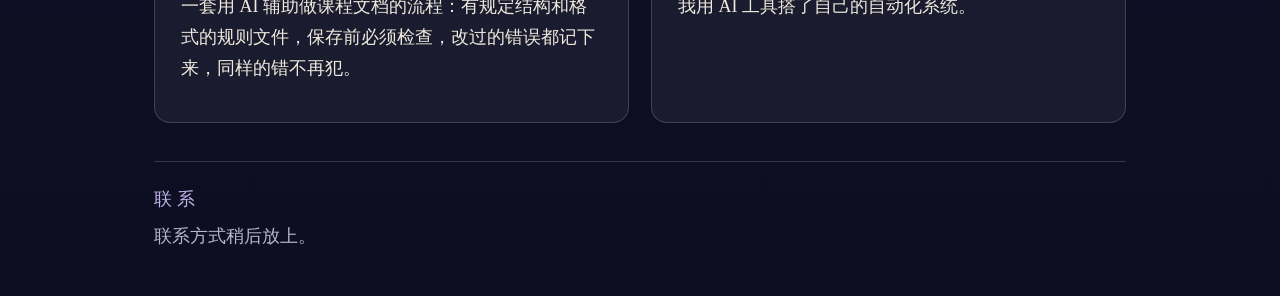
<file: zh/projects.html>
<!doctype html>
<html lang="zh-Hans" data-page="projects">
<head>
<meta charset="utf-8">
<meta name="viewport" content="width=device-width, initial-scale=1">
<meta name="robots" content="noindex">
<title>作品 · 团团</title>
<link rel="stylesheet" href="../assets/base.css">
<link rel="stylesheet" href="../assets/theme.css">
</head>
<body>
<img class="sky" src="../assets/sky.svg" alt="" aria-hidden="true"><div class="page">
<nav><a class="home" href="index.html">团团</a><a href="about.html">关于</a><a href="experience.html">经历</a><a href="projects.html" aria-current=page>作品</a><a href="#contact">联系</a><span class="sp"></span><a class="lang" href="../projects.html" hreflang="en">EN</a></nav>
<main>
<header class="sub"><h1>作品</h1><p class="tag">做过的东西，还有一些正在做。</p></header><section class="make" id="teaching"><h2>教学</h2><div class="cards"><div class="card"><h3>Algebra 1 和 2 课程</h3><p>两门课从开学摸底规划到单元测试，拆成单元、每日课程、练习、项目和测试。重点课有教师版和学生版。</p><p class="foot">之后放课程样例，不含任何学生信息。</p></div><div class="card"><h3>Unsolved Mysteries 选修课</h3><p>我在 Trilogy School 设计、提案并开设的 9 周选修课。</p></div><div class="card"><h3>逻辑课</h3><p>真值表、骑士与无赖谜题和 Nim 游戏，用来练推理。</p></div><div class="card"><h3><span class="tbc">Harmonae City Development<sup>待确认</sup></span></h3><p>给 11、12 年级 IB 班做的几何项目。学生用几何图形设计一座城市，里面有猫咖和卖猫用品的商场，然后用正弦定理、余弦定理算面积、缺失的边和角，再把设计扩展到三维。</p></div><div class="card"><h3>Optimizing Our World</h3><p>两周的 Calculus AB 单元草案。学生扮演城市规划师，给公园、花园或停车场建模，用导数说明自己的设计。</p></div></div></section><section class="make" id="games"><h2>游戏</h2><div class="cards"><div class="card"><span class="kind">制作中</span><h3>Dream Tamer</h3><p>我正在用 Godot 和 AI 编程工具做的放置类怪物养成游戏，目前能在电脑上运行。</p><p class="foot">美术再好一点就放截图。</p></div></div></section><section class="make" id="novels"><h2>小说</h2><div class="cards"><div class="card"><img class="cover" src="../assets/cover_copper_wire.jpg" alt=""><span class="kind">修改中</span><h3>《紫铜丝两端的第四拍》</h3><p>依迹在北巷开了一家蔬果便利店。店不大，营业时间也不大固定。凌晨两点，一只穿西装、打领带、提着公文包的干干鼠推门进来，爬上垫脚凳，把一片黄瓜推到柜台上。“我要买下这家店。”</p><p class="foot">署名：团团。</p></div><div class="card"><img class="cover" src="../assets/cover_syncopation.jpg" alt=""><span class="kind">修改中</span><h3>《逆拍：反转的休止符》</h3><p>算无遗在瓜本投资管收购。他是一只灰毛狐狸，上门收房的时候也叫您。这座城底下还有十二条街。十二条街的地，市面上一张地契也没有。</p><p class="foot">署名：团团。</p></div><div class="card"><img class="cover" src="../assets/cover_polyphony.jpg" alt=""><span class="kind">修改中</span><h3>《复调：未完成的终止式》</h3><p>天红了以后，北巷的蔬果便利店一直开着。光圈外面的人都搬走了，搬到地底下那十二条街上去了，光圈里面的人还住在原来的屋子里。</p><p class="foot">署名：团团。封面暂定。</p></div></div></section><section class="make" id="data"><h2>数据</h2><div class="cards"><div class="card"><span class="kind">制作中</span><h3>数据分析项目</h3><p>数据作品集做完后会放在这里。</p></div></div></section><section class="make" id="tools"><h2>工具</h2><div class="cards"><div class="card"><h3>课程文档流程</h3><p>一套用 AI 辅助做课程文档的流程：有规定结构和格式的规则文件，保存前必须检查，改过的错误都记下来，同样的错不再犯。</p></div><div class="card"><h3>个人自动化</h3><p>我用 AI 工具搭了自己的自动化系统。</p></div></div></section>
</main>
<footer id="contact"><h2>联系</h2><p>联系方式稍后放上。</p></footer>
</div>
</body>
</html>
</file>
<file: assets/base.css>
/* Layout only. Colors, fonts and mood live in themes\<name>.css, so the look can change without touching a page. */
* { box-sizing: border-box; }
html { scroll-behavior: smooth; }
body { margin: 0; position: relative; min-height: 100vh; overflow-x: hidden; }
.page { position: relative; z-index: 1; max-width: 1060px; margin: 0 auto; padding: 28px 44px 44px; }
nav { display: flex; flex-wrap: wrap; gap: 6px 24px; align-items: baseline; }
nav a { text-decoration: none; }
nav .home { font-size: 1.08em; }
nav .sp { flex: 1; }
.hero { padding: 104px 0 72px; max-width: 660px; }
.sub { padding: 62px 0 38px; max-width: 700px; }
h1, h2, h3, p, ul { margin-top: 0; }
p { margin-bottom: 14px; }
section { padding: 30px 0; border-top: 1px solid var(--line); scroll-margin-top: 16px; }
h2 { margin-bottom: 16px; }
.cols { display: grid; grid-template-columns: 1fr 1fr; gap: 0 44px; }
.cards { display: grid; grid-template-columns: 1fr 1fr; gap: 22px; }
.card { display: flex; flex-direction: column; padding: 24px 26px; text-decoration: none; color: inherit; }
.card .foot { margin-top: auto; margin-bottom: 0; padding-top: 4px; }
.kind { display: block; }
.prose { display: grid; grid-template-columns: 190px 1fr; gap: 22px; }
.prose > div { max-width: 40em; }
.timeline { display: grid; grid-template-columns: 190px 1fr; gap: 22px; }
.entry { display: grid; grid-template-columns: 190px 1fr; gap: 18px; padding-bottom: 22px; }
.entry h3 { margin-bottom: 2px; }
.entry ul { margin: 8px 0 0; padding-left: 1.15em; }
.entry li { margin-bottom: 5px; }
.org { margin-bottom: 0; }
.tbc { white-space: nowrap; }
.tbc sup { font-size: .62em; margin-left: 3px; padding: 0 5px; border-radius: 99px; border: 1px dashed currentColor; vertical-align: super; line-height: 1.2; font-weight: 400; font-style: normal; letter-spacing: 0; text-transform: none; }
footer { border-top: 1px solid var(--line); padding-top: 22px; margin-top: 8px; }
footer h2 { margin-bottom: 6px; }
footer p { margin: 0; }
@media (max-width: 800px) {
  .page { padding: 20px 20px 34px; }
  .hero { padding: 62px 0 42px; }
  .sub { padding: 36px 0 24px; }
  .cols, .cards, .prose, .timeline, .entry { grid-template-columns: 1fr; gap: 4px; }
  .cards { gap: 16px; }
  .prose > h2, .timeline > h2 { margin-bottom: 8px; }
  .tbc { white-space: normal; }
}
.card img.cover { width: 100%; max-width: 240px; height: auto; border-radius: 6px; margin-bottom: 14px; }
</file>
<file: assets/theme.css>
/* Theme B: moonlit. Night sky, a moon, stars lying on a parabola. */
:root { --ink:#efe9dc; --soft:#b9b4cc; --line:rgba(226,220,240,.2); --moon:#f2e3b8; --lav:#c2b2ec; --bright:#fbf5e6; }
html { background:#10122b; color:var(--ink); }
body { font:18px/1.72 Georgia,"KaiTi","楷体",serif;
  background:radial-gradient(1000px 620px at 82% -6%, #3c3a78 0%, rgba(60,58,120,0) 70%), linear-gradient(180deg,#14163a 0,#10122b 700px,#0d0e22 100%); background-repeat:no-repeat; }
.sky { position:absolute; top:0; right:max(0px, calc(50vw - 530px)); width:1060px; height:440px; pointer-events:none; }
html:not([data-page=index]) .sky { opacity:.45; height:300px; width:722px; }
.mooncat { position:absolute; top:8px; right:max(4px, calc(50vw - 490px)); width:320px; height:320px; pointer-events:none; }
nav { font-size:16px; color:var(--soft); }
nav a { color:inherit; } nav a:hover, nav a[aria-current] { color:var(--moon); }
nav .home { color:var(--bright); }
nav .lang { color:var(--moon); border:1px solid var(--line); border-radius:99px; padding:0 13px; }
h1 { font-size:72px; line-height:1.05; font-weight:400; margin-bottom:18px; color:var(--bright); letter-spacing:-.5px; }
.sub h1 { font-size:54px; }
.tag { font-size:24px; line-height:1.5; font-style:italic; margin:0; color:var(--moon); }
html[lang=zh-Hans] .tag { font-style:normal; }
h2 { font-size:15px; font-weight:400; letter-spacing:.16em; text-transform:uppercase; color:var(--lav); }
html[lang=zh-Hans] h2 { font-size:18px; letter-spacing:.3em; }
h3 { font-size:26px; line-height:1.25; font-weight:400; margin-bottom:9px; color:var(--bright); }
.entry h3 { font-size:22px; }
.card { background:rgba(255,255,255,.055); border:1px solid var(--line); border-radius:16px; transition:border-color .2s, background .2s; }
a.card:hover { border-color:var(--lav); background:rgba(255,255,255,.08); }
.kind { font-size:14px; color:var(--lav); }
.foot { font-size:15px; font-style:italic; color:var(--soft); }
html[lang=zh-Hans] .foot { font-style:normal; }
.when, .org { color:var(--soft); }
.when { font-size:15px; padding-top:5px; }
.tbc { color:var(--moon); }
footer { color:var(--soft); }
a:focus-visible { outline:2px solid var(--moon); outline-offset:3px; }
@media (max-width:800px) { .mooncat { top:70px; right:0; width:150px; height:150px; } .hero { padding-top:150px; } h1 { font-size:48px; } .sub h1 { font-size:40px; } .sky { opacity:.55; width:100%; right:0; } .tag { font-size:21px; } }
</file>
